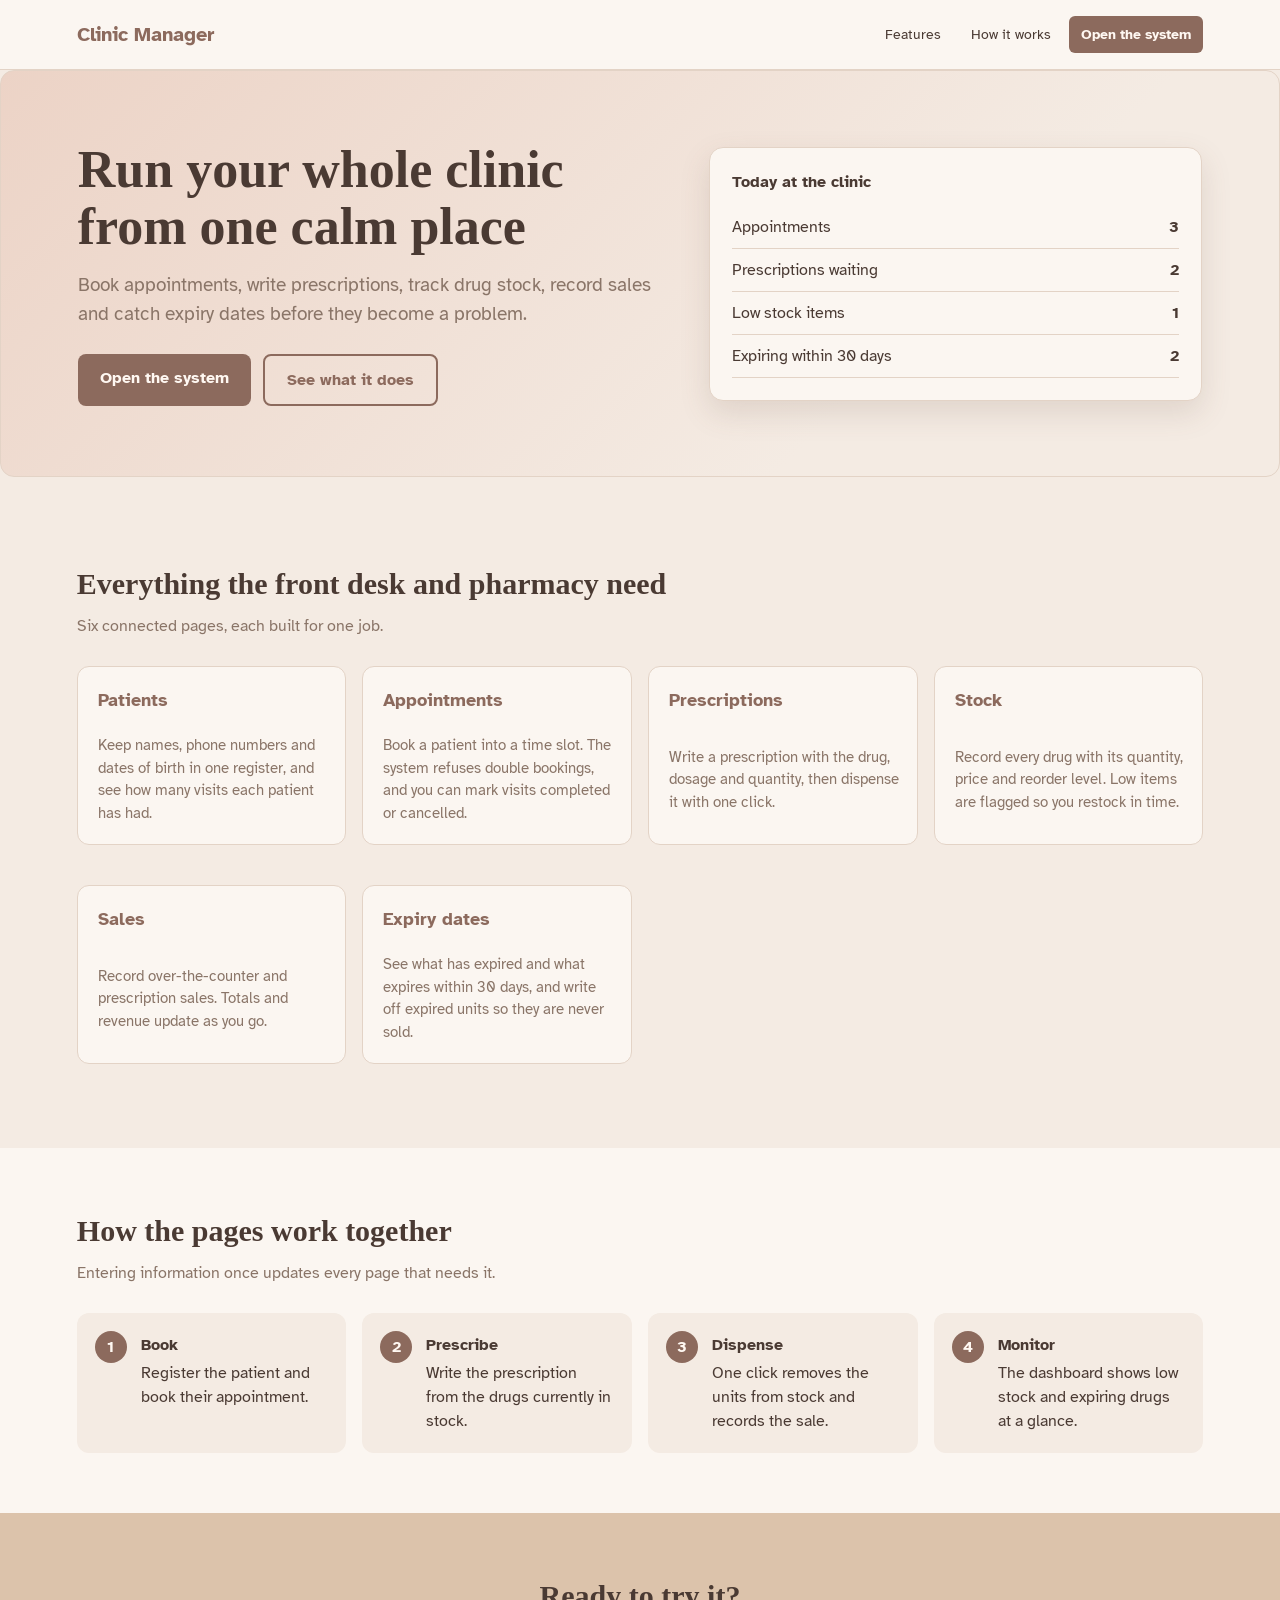
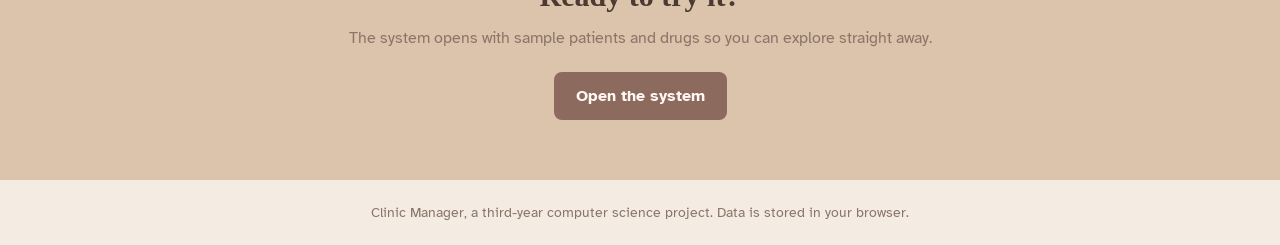
<file: html/index.html>
<!DOCTYPE html>
<html lang="en">
<head>
<meta charset="utf-8">
<meta name="viewport" content="width=device-width, initial-scale=1, viewport-fit=cover">
<title>Clinic Manager | Patients, stock and sales in one place</title>
<link href="https://fonts.googleapis.com/css2?family=Atkinson+Hyperlegible:wght@400;700&display=swap" rel="stylesheet">
<link rel="stylesheet" href="../css/style.css">
</head>
<body>
<header class="site-head">
  <a class="logo" href="index.html">Clinic Manager</a>
  <nav>
    <a href="#features">Features</a>
    <a href="#how">How it works</a>
    <a class="btn" href="app.html">Open the system</a>
  </nav>
</header>

<section class="hero">
  <div>
    <h1>Run your whole clinic from one calm place</h1>
    <p>Book appointments, write prescriptions, track drug stock, record sales and catch expiry dates before they become a problem.</p>
    <div class="row">
      <a class="btn" href="app.html">Open the system</a>
      <a class="btn alt" href="#features">See what it does</a>
    </div>
  </div>
  <div class="preview" aria-hidden="true">
    <h3>Today at the clinic</h3>
    <div><span>Appointments</span><b>3</b></div>
    <div><span>Prescriptions waiting</span><b>2</b></div>
    <div><span>Low stock items</span><b>1</b></div>
    <div><span>Expiring within 30 days</span><b>2</b></div>
  </div>
</section>

<section class="sec" id="features">
  <h2>Everything the front desk and pharmacy need</h2>
  <p>Six connected pages, each built for one job.</p>
  <div class="grid">
    <div class="feat"><h3>Patients</h3><p>Keep names, phone numbers and dates of birth in one register, and see how many visits each patient has had.</p></div>
    <div class="feat"><h3>Appointments</h3><p>Book a patient into a time slot. The system refuses double bookings, and you can mark visits completed or cancelled.</p></div>
    <div class="feat"><h3>Prescriptions</h3><p>Write a prescription with the drug, dosage and quantity, then dispense it with one click.</p></div>
    <div class="feat"><h3>Stock</h3><p>Record every drug with its quantity, price and reorder level. Low items are flagged so you restock in time.</p></div>
    <div class="feat"><h3>Sales</h3><p>Record over-the-counter and prescription sales. Totals and revenue update as you go.</p></div>
    <div class="feat"><h3>Expiry dates</h3><p>See what has expired and what expires within 30 days, and write off expired units so they are never sold.</p></div>
  </div>
</section>

<section class="sec tint" id="how">
  <h2>How the pages work together</h2>
  <p>Entering information once updates every page that needs it.</p>
  <div class="steps">
    <div><b>Book</b>Register the patient and book their appointment.</div>
    <div><b>Prescribe</b>Write the prescription from the drugs currently in stock.</div>
    <div><b>Dispense</b>One click removes the units from stock and records the sale.</div>
    <div><b>Monitor</b>The dashboard shows low stock and expiring drugs at a glance.</div>
  </div>
</section>

<section class="sec cta">
  <h2>Ready to try it?</h2>
  <p>The system opens with sample patients and drugs so you can explore straight away.</p>
  <a class="btn" href="app.html">Open the system</a>
</section>

<footer>Clinic Manager, a third-year computer science project. Data is stored in your browser.</footer>
</body>
</html>
</file>
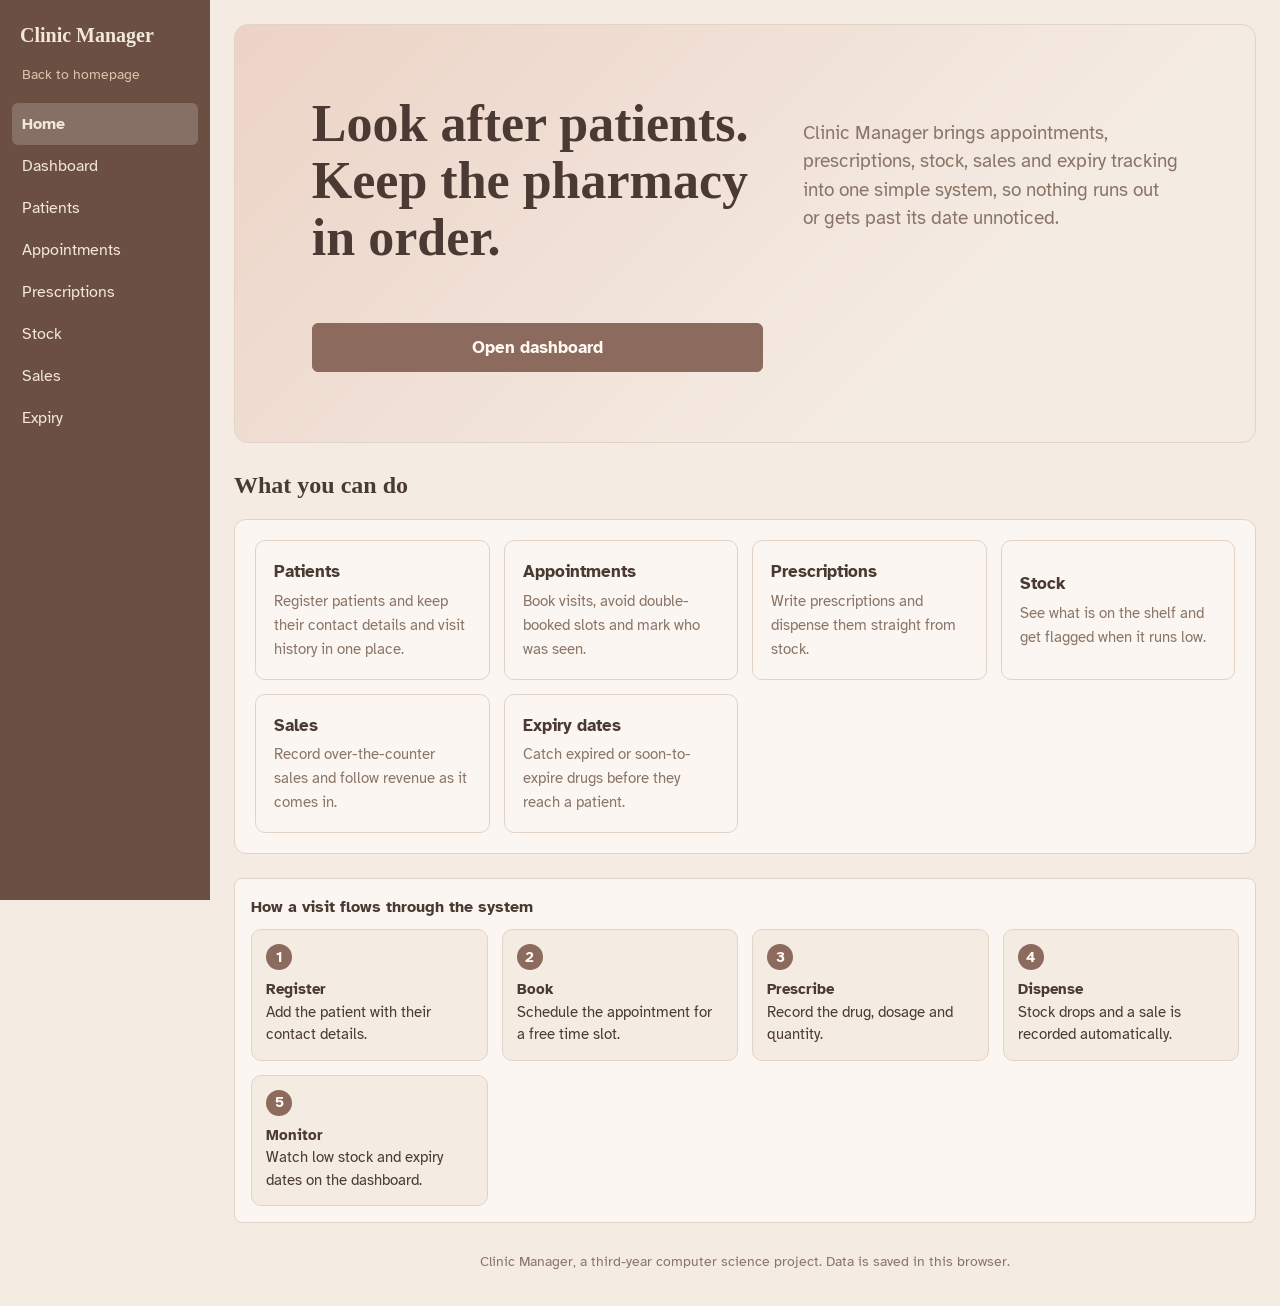
<file: html/app.html>
<!DOCTYPE html>
<html lang="en">
<head>
<meta charset="utf-8">
<meta name="viewport" content="width=device-width, initial-scale=1, viewport-fit=cover">
<title>Clinic Manager | System</title>
<link href="https://fonts.googleapis.com/css2?family=Atkinson+Hyperlegible:wght@400;700&display=swap" rel="stylesheet">
<link rel="stylesheet" href="../css/style.css">
</head>
<body>
<div class="app">
  <nav id="nav">
    <h1>Clinic Manager</h1>
    <a href="index.html">Back to homepage</a>
  </nav>
  <main id="main"></main>
</div>
<div class="toast" id="toast"></div>
<script src="../js/script.js"></script>
</body>
</html>
</file>
<file: css/style.css>
/* Nude palette */
:root{--bg:#f4ebe3;--card:#fbf6f1;--ink:#4a3a33;--mute:#8a7568;--line:#e3d3c6;--acc:#8c6a5d;--acc-ink:#fff8f2;--blush:#ecd3c6;--sand:#dcc3ab;--bad:#a63d2f;--badbg:#f6dcd6;--warn:#85590f;--warnbg:#f5e3bf;--ok:#4d6b3a;--okbg:#e2ead6;--side:#6b4f43;
box-sizing:border-box;padding-top:env(safe-area-inset-top,0px);padding-bottom:env(safe-area-inset-bottom,0px)}
html{scroll-padding-top:env(safe-area-inset-top,0px)}
*{box-sizing:border-box}
body{margin:0;background:var(--bg);color:var(--ink);font:16px/1.5 "Atkinson Hyperlegible",system-ui,sans-serif}
.app{display:grid;grid-template-columns:210px 1fr;min-height:100vh}
nav{background:var(--side);color:#f3e6da;padding:20px 12px;position:sticky;top:0;height:100vh;align-self:start}
nav h1{font-size:18px;margin:0 8px 8px}
nav a{display:block;color:var(--sand);text-decoration:none;padding:6px 10px;margin-bottom:12px;font-size:14px}
nav a:hover{color:#fff}
nav button{display:block;width:100%;text-align:left;background:none;border:0;color:inherit;font:inherit;padding:9px 10px;border-radius:6px;cursor:pointer}
nav button:hover{background:#ffffff1a}
nav button.on{background:#ffffff2e;font-weight:700}
main{padding:24px;min-width:0}
h2{margin:0 0 16px;font-size:24px}
h3{margin:0 0 10px;font-size:16px}
.card{background:var(--card);border:1px solid var(--line);border-radius:8px;padding:16px;margin-bottom:18px}
.stats{display:grid;grid-template-columns:repeat(auto-fit,minmax(150px,1fr));gap:12px;margin-bottom:18px}
.stat{background:var(--card);border:1px solid var(--line);border-radius:8px;padding:14px}
.stat b{display:block;font-size:26px}
.stat span{color:var(--mute);font-size:14px}
.stat.alert b{color:var(--bad)}
form{display:flex;flex-wrap:wrap;gap:10px;align-items:end}
label{display:flex;flex-direction:column;font-size:13px;color:var(--mute);gap:3px}
input,select{font:inherit;color:var(--ink);background:var(--bg);border:1px solid var(--line);border-radius:6px;padding:8px;min-width:130px}
button.p,button.s{font:inherit;border-radius:6px;padding:8px 14px;cursor:pointer;border:1px solid var(--acc)}
button.p{background:var(--acc);color:var(--acc-ink);font-weight:700}
button.s{background:none;color:var(--acc);padding:4px 9px;font-size:14px}
button.s.d{color:var(--bad);border-color:var(--bad)}
:focus-visible{outline:3px solid var(--acc);outline-offset:2px}
.wrap{overflow-x:auto}
table{border-collapse:collapse;width:100%;min-width:560px}
th,td{text-align:left;padding:9px 10px;border-bottom:1px solid var(--line);font-size:15px;vertical-align:middle}
th{background:var(--bg);color:var(--mute);font-weight:700;font-size:13px}
.tag{display:inline-block;padding:2px 9px;border-radius:99px;font-size:13px;font-weight:700}
.t-bad{background:var(--badbg);color:var(--bad)}.t-warn{background:var(--warnbg);color:var(--warn)}.t-ok{background:var(--okbg);color:var(--ok)}
.empty{color:var(--mute);padding:14px 0}
.toast{position:fixed;bottom:calc(16px + env(safe-area-inset-bottom,0px));left:50%;transform:translateX(-50%);background:var(--ink);color:var(--bg);padding:10px 16px;border-radius:8px;display:none;z-index:9;max-width:90%}
.two{display:grid;grid-template-columns:1fr 1fr;gap:18px}
@media(max-width:800px){
.app{grid-template-columns:1fr}
nav{position:sticky;top:0;height:auto;z-index:5;padding:calc(8px + env(safe-area-inset-top,0px)) 8px 8px;display:flex;gap:4px;overflow-x:auto}
nav h1{display:none}nav button{width:auto;white-space:nowrap}
main{padding:16px}.two{grid-template-columns:1fr}}

h1,h2{font-family:Fraunces,Georgia,serif;font-weight:600}
nav h1{font-size:20px}
.hero{background:var(--card);border:1px solid var(--line);border-radius:14px;padding:44px 32px;margin-bottom:24px}
.hero h1{font-size:clamp(30px,5vw,46px);line-height:1.12;margin:0 0 14px;max-width:15em}
.hero p{max-width:38em;color:var(--mute);font-size:18px;margin:0 0 22px}
.hero .p{font-size:17px;padding:11px 20px}
.feat{display:grid;grid-template-columns:repeat(auto-fit,minmax(230px,1fr));gap:14px;margin-bottom:24px}
.feat button{text-align:left;font:inherit;color:inherit;background:var(--card);border:1px solid var(--line);border-radius:10px;padding:18px;cursor:pointer}
.feat button:hover{border-color:var(--acc)}
.feat b{display:block;font-size:17px;margin-bottom:4px}
.feat span{color:var(--mute);font-size:15px}
.flow{display:grid;grid-template-columns:repeat(auto-fit,minmax(190px,1fr));gap:14px;counter-reset:s;padding:0;list-style:none;margin:0}
.flow li{counter-increment:s;background:var(--bg);border:1px solid var(--line);border-radius:10px;padding:14px;font-size:15px}
.flow li::before{content:counter(s);display:grid;place-items:center;width:26px;height:26px;border-radius:50%;background:var(--acc);color:var(--acc-ink);font-weight:700;margin-bottom:8px}
.flow b{display:block}
.foot{color:var(--mute);font-size:14px;text-align:center;padding:10px}

/* ---------- Homepage ---------- */
.site-head{display:flex;align-items:center;justify-content:space-between;gap:12px;flex-wrap:wrap;padding:16px 6vw;background:var(--card);border-bottom:1px solid var(--line);position:sticky;top:0;z-index:5}
.logo{font-weight:700;font-size:20px;color:var(--acc);text-decoration:none}
.site-head nav{position:static;height:auto;background:none;padding:0;display:flex;gap:6px;align-items:center}
.site-head nav a{margin:0;color:var(--ink);padding:8px 12px;border-radius:6px}
.site-head nav a:hover{background:var(--bg);color:var(--ink)}
.btn{display:inline-block;background:var(--acc);color:var(--acc-ink)!important;font-weight:700;text-decoration:none;padding:12px 22px;border-radius:8px}
.btn.alt{background:none;color:var(--acc)!important;border:2px solid var(--acc)}
.hero{display:grid;grid-template-columns:1.2fr 1fr;gap:40px;align-items:center;padding:70px 6vw;background:linear-gradient(135deg,var(--blush),var(--bg) 70%)}
.hero h1{font-size:clamp(32px,5vw,52px);line-height:1.1;margin:0 0 16px}
.hero p{font-size:19px;color:var(--mute);max-width:52ch;margin:0 0 26px}
.hero .row{display:flex;gap:12px;flex-wrap:wrap}
.preview{background:var(--card);border:1px solid var(--line);border-radius:14px;padding:22px;box-shadow:0 12px 30px #6b4f4326}
.preview h3{margin:0 0 12px}
.preview div{display:flex;justify-content:space-between;padding:9px 0;border-bottom:1px solid var(--line)}
.sec{padding:60px 6vw}
.sec.tint{background:var(--card)}
.sec h2{font-size:30px;margin:0 0 8px}
.sec>p{color:var(--mute);margin:0 0 28px;max-width:60ch}
.grid{display:grid;grid-template-columns:repeat(auto-fit,minmax(250px,1fr));gap:16px}
.feat{background:var(--card);border:1px solid var(--line);border-radius:12px;padding:20px}
.tint .feat{background:var(--bg)}
.feat h3{margin:0 0 6px;font-size:18px;color:var(--acc)}
.feat p{margin:0;color:var(--mute);font-size:15px}
.steps{counter-reset:s;display:grid;grid-template-columns:repeat(auto-fit,minmax(220px,1fr));gap:16px}
.steps div{background:var(--bg);border-radius:12px;padding:20px 20px 20px 64px;position:relative}
.steps div:before{counter-increment:s;content:counter(s);position:absolute;left:18px;top:18px;width:32px;height:32px;border-radius:50%;background:var(--acc);color:var(--acc-ink);display:grid;place-items:center;font-weight:700}
.steps b{display:block;margin-bottom:4px}
.cta{text-align:center;background:var(--sand)}
.cta p{margin:0 auto 22px}
footer{padding:22px 6vw;color:var(--mute);font-size:14px;text-align:center}
@media(max-width:800px){.hero{grid-template-columns:1fr;padding:44px 6vw}.sec{padding:44px 6vw}}
</file>
